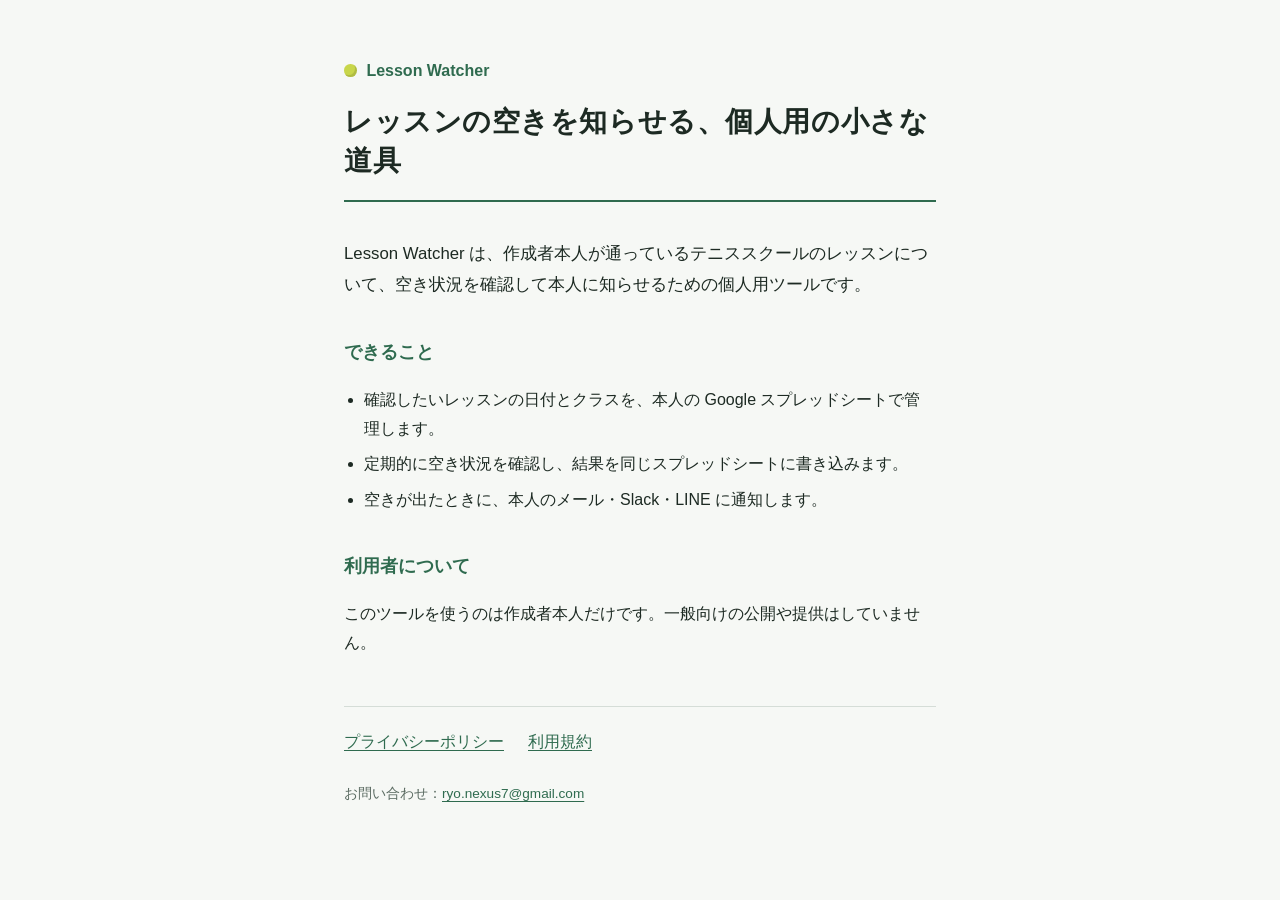
<file: index.html>
<!DOCTYPE html>
<html lang="ja">
<head>
<meta charset="utf-8">
<meta name="viewport" content="width=device-width, initial-scale=1">
<title>Lesson Watcher</title>
<link rel="stylesheet" href="style.css">
</head>
<body>
<div class="page">
  <header>
    <a class="app" href="./">Lesson Watcher</a>
    <h1>レッスンの空きを知らせる、個人用の小さな道具</h1>
  </header>
 
  <p class="lead">Lesson Watcher は、作成者本人が通っているテニススクールのレッスンについて、空き状況を確認して本人に知らせるための個人用ツールです。</p>
 
  <h2>できること</h2>
  <ul>
    <li>確認したいレッスンの日付とクラスを、本人の Google スプレッドシートで管理します。</li>
    <li>定期的に空き状況を確認し、結果を同じスプレッドシートに書き込みます。</li>
    <li>空きが出たときに、本人のメール・Slack・LINE に通知します。</li>
  </ul>
 
  <h2>利用者について</h2>
  <p>このツールを使うのは作成者本人だけです。一般向けの公開や提供はしていません。</p>
 
  <nav>
    <a href="privacy.html">プライバシーポリシー</a>
    <a href="terms.html">利用規約</a>
  </nav>
  <footer>お問い合わせ：<a href="mailto:ryo.nexus7@gmail.com">ryo.nexus7@gmail.com</a></footer>
</div>
</body>
</html>
</file>
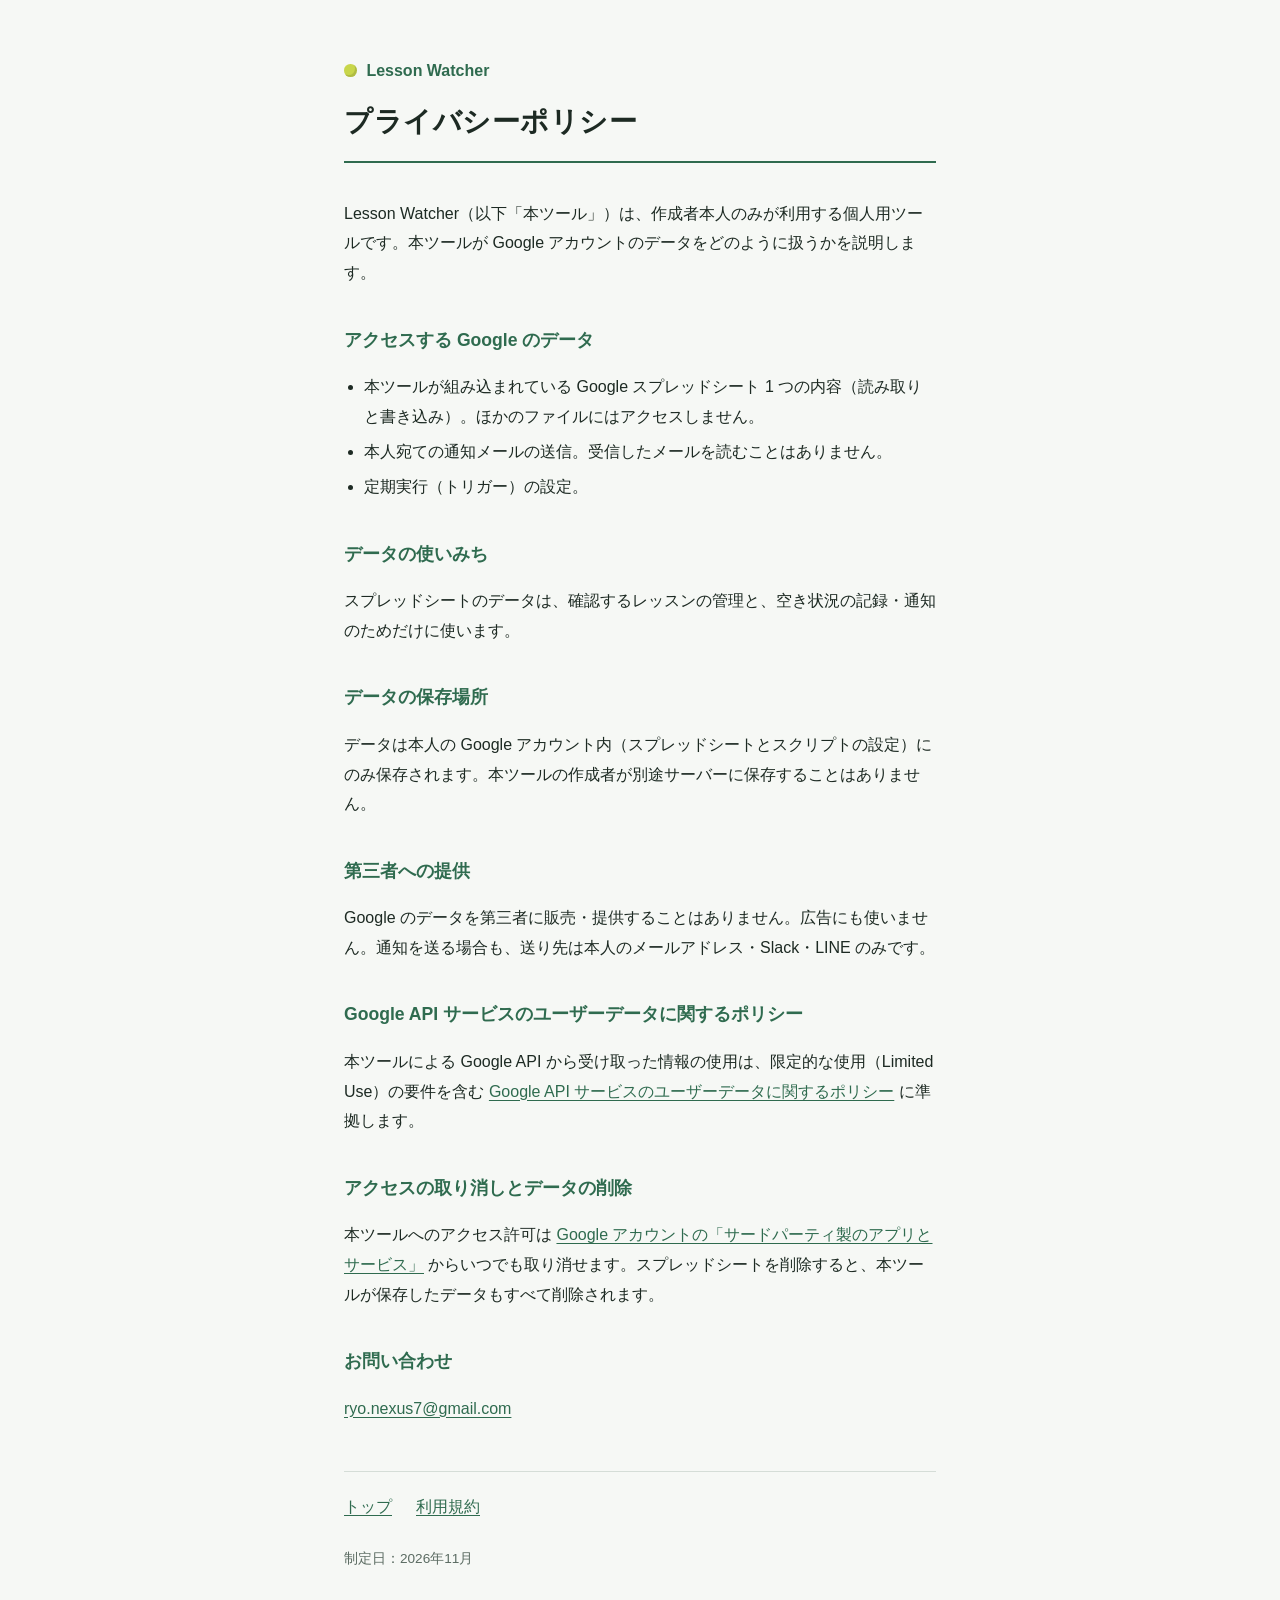
<file: privacy.html>
<!DOCTYPE html>
<html lang="ja">
<head>
<meta charset="utf-8">
<meta name="viewport" content="width=device-width, initial-scale=1">
<title>プライバシーポリシー｜Lesson Watcher</title>
<link rel="stylesheet" href="style.css">
</head>
<body>
<div class="page">
  <header>
    <a class="app" href="./">Lesson Watcher</a>
    <h1>プライバシーポリシー</h1>
  </header>

  <p>Lesson Watcher（以下「本ツール」）は、作成者本人のみが利用する個人用ツールです。本ツールが Google アカウントのデータをどのように扱うかを説明します。</p>

  <h2>アクセスする Google のデータ</h2>
  <ul>
    <li>本ツールが組み込まれている Google スプレッドシート 1 つの内容（読み取りと書き込み）。ほかのファイルにはアクセスしません。</li>
    <li>本人宛ての通知メールの送信。受信したメールを読むことはありません。</li>
    <li>定期実行（トリガー）の設定。</li>
  </ul>

  <h2>データの使いみち</h2>
  <p>スプレッドシートのデータは、確認するレッスンの管理と、空き状況の記録・通知のためだけに使います。</p>

  <h2>データの保存場所</h2>
  <p>データは本人の Google アカウント内（スプレッドシートとスクリプトの設定）にのみ保存されます。本ツールの作成者が別途サーバーに保存することはありません。</p>

  <h2>第三者への提供</h2>
  <p>Google のデータを第三者に販売・提供することはありません。広告にも使いません。通知を送る場合も、送り先は本人のメールアドレス・Slack・LINE のみです。</p>

  <h2>Google API サービスのユーザーデータに関するポリシー</h2>
  <p>本ツールによる Google API から受け取った情報の使用は、限定的な使用（Limited Use）の要件を含む <a href="https://developers.google.com/terms/api-services-user-data-policy">Google API サービスのユーザーデータに関するポリシー</a> に準拠します。</p>

  <h2>アクセスの取り消しとデータの削除</h2>
  <p>本ツールへのアクセス許可は <a href="https://myaccount.google.com/permissions">Google アカウントの「サードパーティ製のアプリとサービス」</a> からいつでも取り消せます。スプレッドシートを削除すると、本ツールが保存したデータもすべて削除されます。</p>

  <h2>お問い合わせ</h2>
  <p><a href="mailto:ryo.nexus7@gmail.com">ryo.nexus7@gmail.com</a></p>

  <nav>
    <a href="./">トップ</a>
    <a href="terms.html">利用規約</a>
  </nav>
  <footer>制定日：2026年11月</footer>
</div>
</body>
</html>
</file>
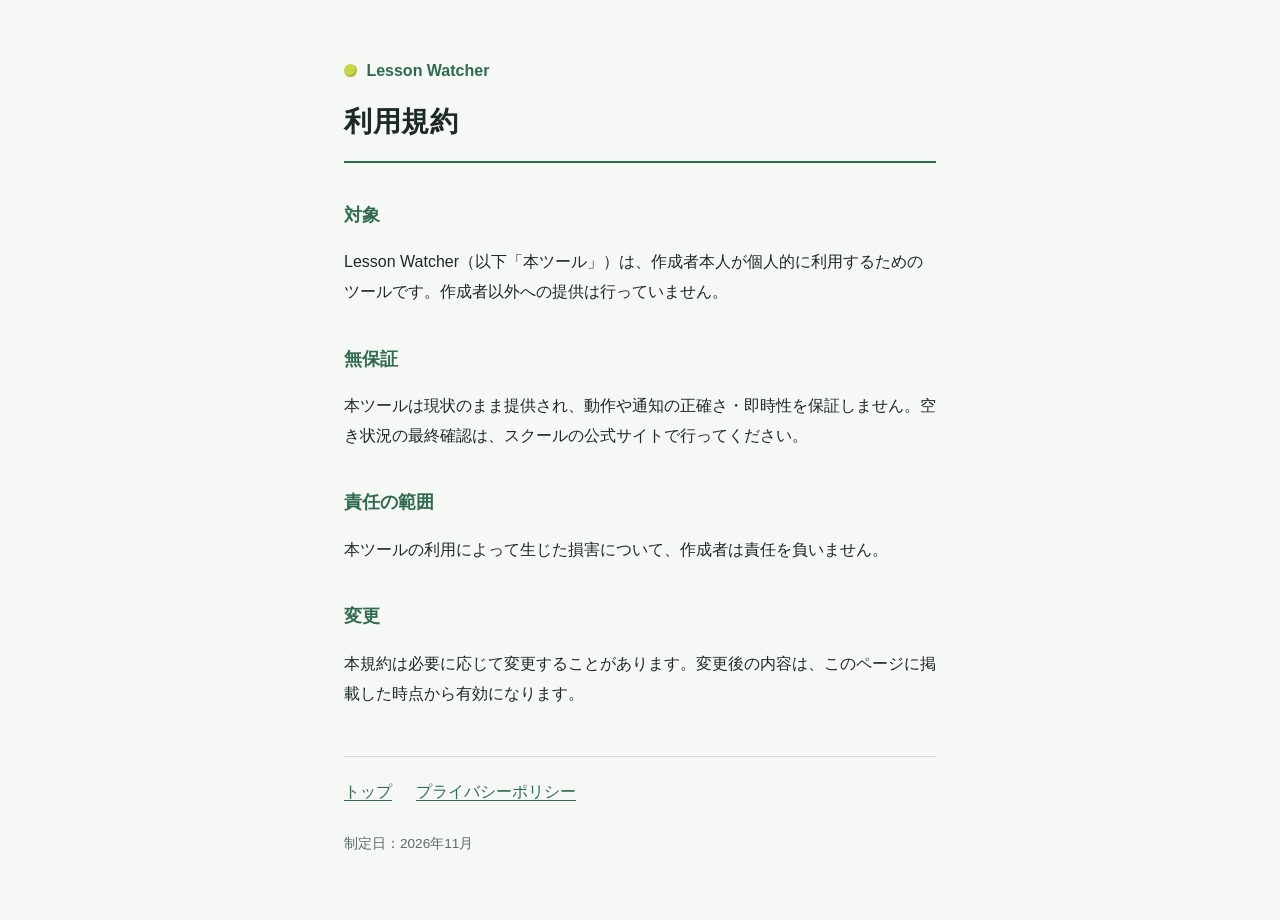
<file: terms.html>
<!DOCTYPE html>
<html lang="ja">
<head>
<meta charset="utf-8">
<meta name="viewport" content="width=device-width, initial-scale=1">
<title>利用規約｜Lesson Watcher</title>
<link rel="stylesheet" href="style.css">
</head>
<body>
<div class="page">
  <header>
    <a class="app" href="./">Lesson Watcher</a>
    <h1>利用規約</h1>
  </header>

  <h2>対象</h2>
  <p>Lesson Watcher（以下「本ツール」）は、作成者本人が個人的に利用するためのツールです。作成者以外への提供は行っていません。</p>

  <h2>無保証</h2>
  <p>本ツールは現状のまま提供され、動作や通知の正確さ・即時性を保証しません。空き状況の最終確認は、スクールの公式サイトで行ってください。</p>

  <h2>責任の範囲</h2>
  <p>本ツールの利用によって生じた損害について、作成者は責任を負いません。</p>

  <h2>変更</h2>
  <p>本規約は必要に応じて変更することがあります。変更後の内容は、このページに掲載した時点から有効になります。</p>

  <nav>
    <a href="./">トップ</a>
    <a href="privacy.html">プライバシーポリシー</a>
  </nav>
  <footer>制定日：2026年11月</footer>
</div>
</body>
</html>
</file>
<file: style.css>
:root {
  --paper: #f6f8f5;
  --ink: #1d2a23;
  --muted: #5b6b62;
  --court: #2f6b4f;
  --line: #d5ddd7;
  --ball: #c8d64a;
  color-scheme: light;
}
@media (prefers-color-scheme: dark) {
  :root {
    --paper: #141a17;
    --ink: #e4ebe6;
    --muted: #9db0a5;
    --court: #7fc3a0;
    --line: #2c3832;
    --ball: #c8d64a;
    color-scheme: dark;
  }
}
* { box-sizing: border-box; }
html { -webkit-text-size-adjust: 100%; }
body {
  margin: 0;
  background: var(--paper);
  color: var(--ink);
  font-family: "Hiragino Sans", "Hiragino Kaku Gothic ProN", "Noto Sans JP", "Yu Gothic", Meiryo, sans-serif;
  font-size: 16px;
  line-height: 1.85;
}
.page { max-width: 40rem; margin: 0 auto; padding: 3.5rem 1.5rem 4rem; }
header { border-bottom: 2px solid var(--court); padding-bottom: 1.25rem; margin-bottom: 2.25rem; }
.app { display: flex; align-items: center; gap: .6rem; font-weight: 700; color: var(--court); text-decoration: none; }
.app::before {
  content: ""; width: .8rem; height: .8rem; border-radius: 50%;
  background: var(--ball); box-shadow: inset -2px -2px 0 rgba(0,0,0,.12);
}
h1 { font-size: 1.75rem; line-height: 1.4; margin: 1rem 0 0; letter-spacing: .02em; }
h2 { font-size: 1.1rem; margin: 2.25rem 0 .5rem; color: var(--court); }
p, li { color: var(--ink); }
ul { padding-left: 1.25rem; }
li + li { margin-top: .35rem; }
.lead { font-size: 1.05rem; }
.note { color: var(--muted); font-size: .92rem; }
a { color: var(--court); text-underline-offset: .2em; }
a:focus-visible { outline: 2px solid var(--court); outline-offset: 3px; border-radius: 2px; }
nav { margin-top: 3rem; padding-top: 1.25rem; border-top: 1px solid var(--line); display: flex; flex-wrap: wrap; gap: 1.5rem; }
footer { margin-top: 1.5rem; color: var(--muted); font-size: .85rem; }
</file>
